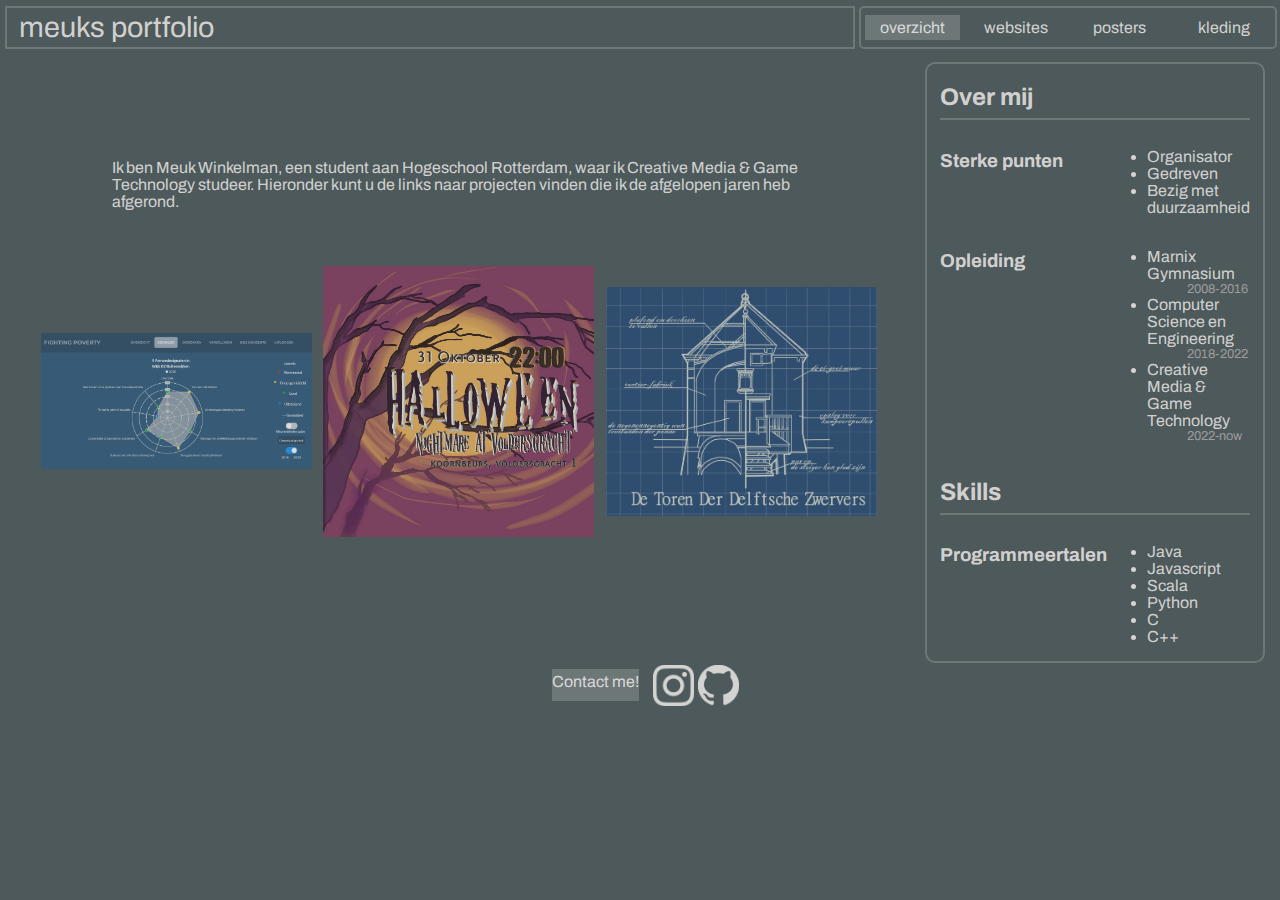
<file: index.html>
<!DOCTYPE html>
<html lang="en">

<head>
    <meta charset="UTF-8">
    <meta http-equiv="X-UA-Compatible" content="IE=edge">
    <meta name="viewport" content="width=device-width, initial-scale=1.0">
    <link rel="stylesheet" href="./css/index.css">
    <title>Meuks Portfolio</title>
</head>

<body>
    <nav>
        <div id="title">
            meuks portfolio
        </div>
        <div id="links">
            <input type="checkbox" id="burgerInput" />
            <label for="burgerInput" id="burgerLabel"><img alt="burger icon" src="./img/hamburger button.png" /></label>
            <div id="menu">
                <div id="current"> overzicht </div>
                <a href="websites.html"> websites </a>
                <a href="posters.html"> posters </a>
                <a href="kleding.html"> kleding </a>
            </div>
        </div>
    </nav>

    <main>
        <section>
            <header>Ik ben Meuk Winkelman, een student aan Hogeschool Rotterdam, waar ik Creative Media & Game Technology studeer. Hieronder kunt u de links naar projecten vinden die ik de afgelopen jaren heb afgerond. </header>
            <div>
            <a href="websites.html">
                <div>
                    <img alt="signals" src="img/FP-signals.png">
                    <div><span>websites die ik heb gemaakt</span></div>
                </div>
            </a>
            <a href="posters.html">
                <div>
                    <img alt="posters" src="img/Halloween.jpeg">
                    <div><span>posters die ik heb gemaakt</span></div>
                </div>
            </a>
            <a href="kleding.html">
                <div>
                    <img alt="zwervers design" src="img/tower2.0 with bg.png">
                    <div><span>kleding die ik heb gemaakt</span></div>
                </div>
            </a>
        </div>
        </section>

        <aside>
            <div class="border">
                <h2>Over mij</h2>
            </div>
            <div class="border"></div>
            <div>
                <h3>Sterke punten</h3>
            </div>
            <div>
                <ul>
                    <li> Organisator </li>
                    <li> Gedreven </li>
                    <li> Bezig met duurzaamheid </li>
                </ul>
            </div>
            <div>
                <h3>Opleiding</h3>
            </div>
            <div>
                <ul>
                    <li>Marnix Gymnasium</li>
                    <ul>
                        <li class="years">2008-2016</li>
                    </ul>
                    <li>Computer Science en Engineering</li>
                    <ul>
                        <li class="years">2018-2022</li>
                    </ul>
                    <li>Creative Media &amp; Game Technology</li>
                    <ul>
                        <li class="years">2022-now</li>
                    </ul>
                </ul>
            </div>
            <div class="border">
                <h2> Skills </h2>
            </div>
            <div class="border"></div>
            <div>
                <h3> Programmeertalen </h3>
            </div>
            <div>
                <ul>
                    <li> Java </li>
                    <li> Javascript </li>
                    <li> Scala </li>
                    <li> Python </li>
                    <li> C </li>
                    <li> C++ </li>
                </ul>
            </div>
        </aside>
        </div>
    </main>

    <footer>
        <div>
            <div id="contact">
                <input type="checkbox" id="contactInput" />
                <label for="contactInput" id="contactLabel">Contact me!</label>
                <form>
                    <input type="text" id="nameInput" placeholder="naam" />
                    <label for="nameInput" id="nameLabel"></label>
                    <input type="email" id="emailInput" placeholder="email" />
                    <label for="emailInput" id="emailLabel"></label>
                    <textarea id="message" placeholder="bericht"></textarea>
                    <label for="message" id="messageLabel"></label>
                    <input type="submit" value="verstuur">
                </form>
            </div>
            <div id="contactIcons">
            <a href="https://www.instagram.com/meukwinkelman/">
                <div>
                    <img alt="instagram icon" src="img/insta.png" />
                </div>
            </a>
            <a href="https://github.com/soupremeleader/">
                <div>
                    <img alt="github icon" src="img/github.png" />
                </div>
            </a>
            </div>
        </div>
    </footer>
</body>

</html>
</file>
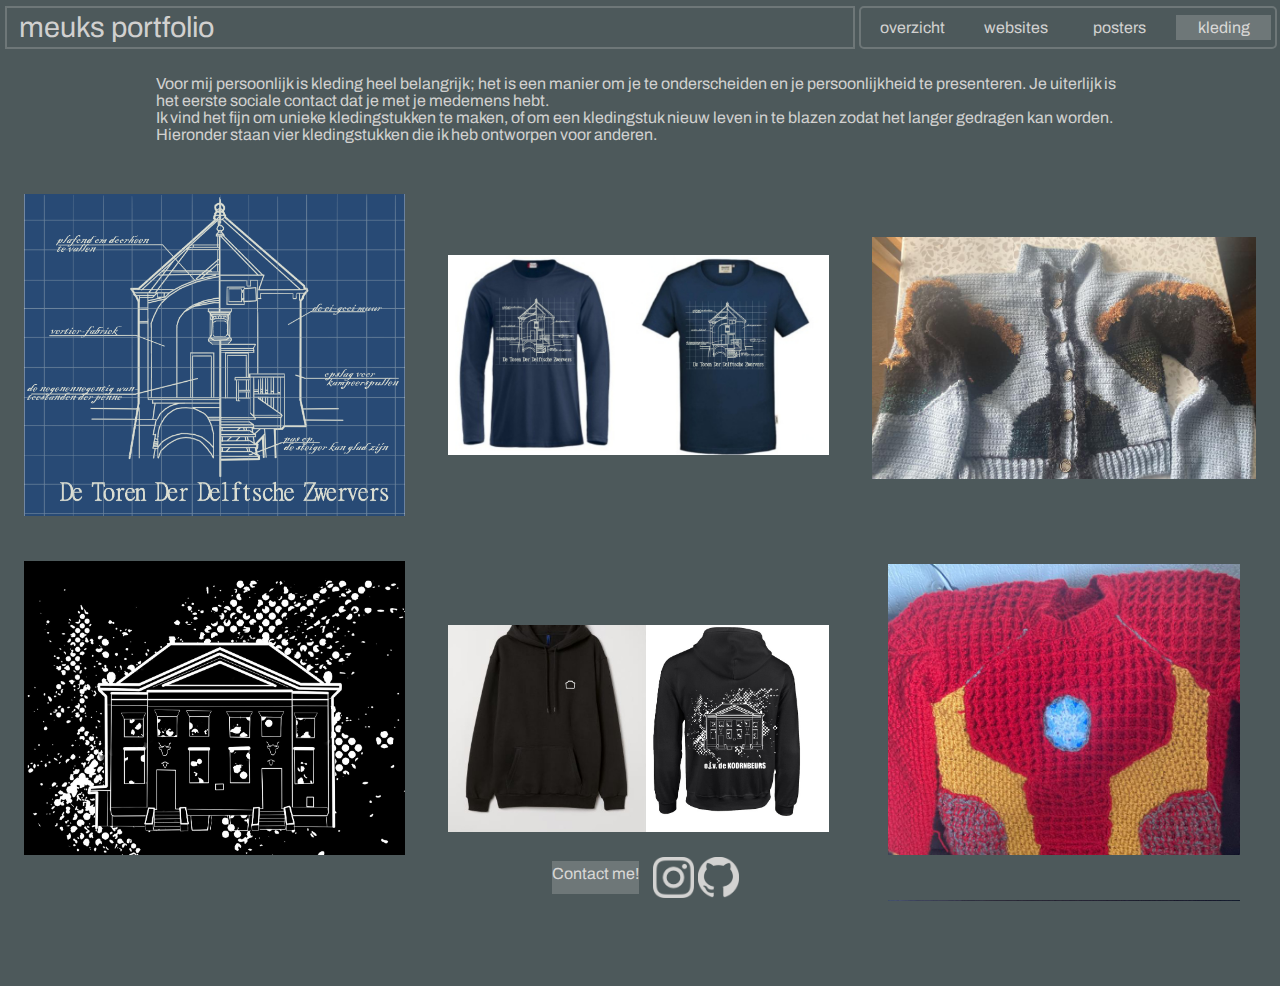
<file: kleding.html>
<!DOCTYPE html>
<html lang="en">

<head>
    <meta charset="UTF-8">
    <meta name="viewport" content="width=device-width, initial-scale=1.0">
    <link rel="stylesheet" href="css/kleding.css">
    <title>Kleding</title>
</head>

<body>
    <nav>
        <div id="title">
            meuks portfolio
        </div>
        <div id="links">
            <input type="checkbox" id="burgerInput" />
            <label for="burgerInput" id="burgerLabel"><img alt="burger icon" src="./img/hamburger button.png" /></label>
            <div id="menu">
                <a href="index.html"> overzicht </a>
                <a href="websites.html"> websites </a>
                <a href="posters.html"> posters </a>
                <div id="current"> kleding </div>
            </div>
        </div>
    </nav>

    <header>
        Voor mij persoonlijk is kleding heel belangrijk; het is een manier om je te onderscheiden en je persoonlijkheid
        te presenteren. Je uiterlijk is het eerste sociale contact dat je met je medemens hebt.
        <br /> Ik vind het fijn om unieke kledingstukken te maken, of om een kledingstuk nieuw leven in te blazen zodat
        het langer gedragen kan worden.
        <br /> Hieronder staan vier kledingstukken die ik heb ontworpen voor anderen.
    </header>

    <main>
        <div id="vereniging">
            <section id="dz">
                <div class="img-cont">
                    <div>
                        <img alt="zwervers design" src="img/tower2.0 with bg.png">
                    </div>
                    <div>
                        <img alt="zwervers shirts" src="img/dz shirts.png">
                    </div>
                </div>
                <div class="text-cont"><span>Het shirt dat ik heb ontworpen voor Delftsche Zwervers afgelopen winter.
                        Het gebouw van de Delftsche Zwervers (ook wel bekend als "De toren") is een historisch gebouw en
                        ik werd geïnspireerd door blauwdrukken en tekeningen van DaVinci. Eén van de dingen waar ik
                        nadruk op wilde leggen bij het design was hoe verschillende tradities van de Zwervers zijn
                        verbonden aan gedeeltes van het gebouw. Een vereniging bestaat uit haar leden, maar wordt ook
                        gevormd door het gebouw waar zij inzit. </span>
                </div>
            </section>
            <section id="kb">
                <div class="img-cont">
                    <div>
                        <img alt="koornbeurs design" src="img/Koornbeurs.jpeg">
                    </div>
                    <div>
                        <img alt="koornbeurs shirts" src="img/Kb shirts.jpeg">
                    </div>
                </div>
                <div class="text-cont"><span>De trui die ik voor O.J.V. Koornbeurs heb ontworpen. Koornbeursers zijn
                        hele uiteenlopende mensen en het is moeilijk om hun in één design te omvatten als er geen ander
                        thema aan een ontwerp verbonden is. De Koornbeurs heeft ook een oud en statig pand, terwijl de
                        leden juist heel creatief zijn en zich niet in hokjes laten stoppen. Ik wilde dit verbeelden
                        door de verfspetters die men door de ramen in het gebouw kan zien, maar die ook buiten de muren
                        ofwel grenzen van het gebouw te zien zijn. </span></div>
            </section>
        </div>
        <section id="crochet">
            <div class="img-cont">
                <div>
                    <img alt="discowing haakwerk" src="img/nightwing.png">
                </div>
                <div>
                    <img alt="ironman haakwerk" src="img/Iron man.png">
                </div>
            </div>
            <div class="text-cont"><span>Dit zijn twee truien die ik voor de verjaardag van vrienden heb gehaakt.
                    Beide vrienden zijn grote fans van stripboeken en hun karakters en daar zijn deze truien door
                    geïnspireerd. Boven is een homage aan "Discowing" het kostuum van de oudste zoon van Batman in
                    de jaren 90. De onderste trui is geïnspireerd door Iron Man. Ik heb bij het maken van deze trui
                    mezelf uitgedaagd de textuur van Iron Mans gemechaniseerde pantser in 3D met wol te
                    weergeven.</span>
            </div>
        </section>

    </main>
    <footer>
        <div>
            <div id="contact">
                <input type="checkbox" id="contactInput" />
                <label for="contactInput" id="contactLabel">Contact me!</label>
                <form>
                    <input type="text" id="nameInput" placeholder="naam" required/>
                    <label for="nameInput" id="nameLabel"></label>
                    <input type="email" id="emailInput" placeholder="email" required/>
                    <label for="emailInput" id="emailLabel"></label>
                    <textarea id="message" placeholder="bericht" required></textarea>
                    <label for="message" id="messageLabel"></label>
                    <input type="submit" value="verstuur">
                </form>
            </div>
            <div id="contactIcons">
                <a href="https://www.instagram.com/meukwinkelman/">
                    <div>
                        <img alt="instagram icon" src="img/insta.png" />
                    </div>
                </a>
                <a href="https://github.com/soupremeleader/">
                    <div>
                        <img alt="github icon" src="img/github.png" />
                    </div>
                </a>
            </div>
        </div>
    </footer>
</body>

</html>
</file>
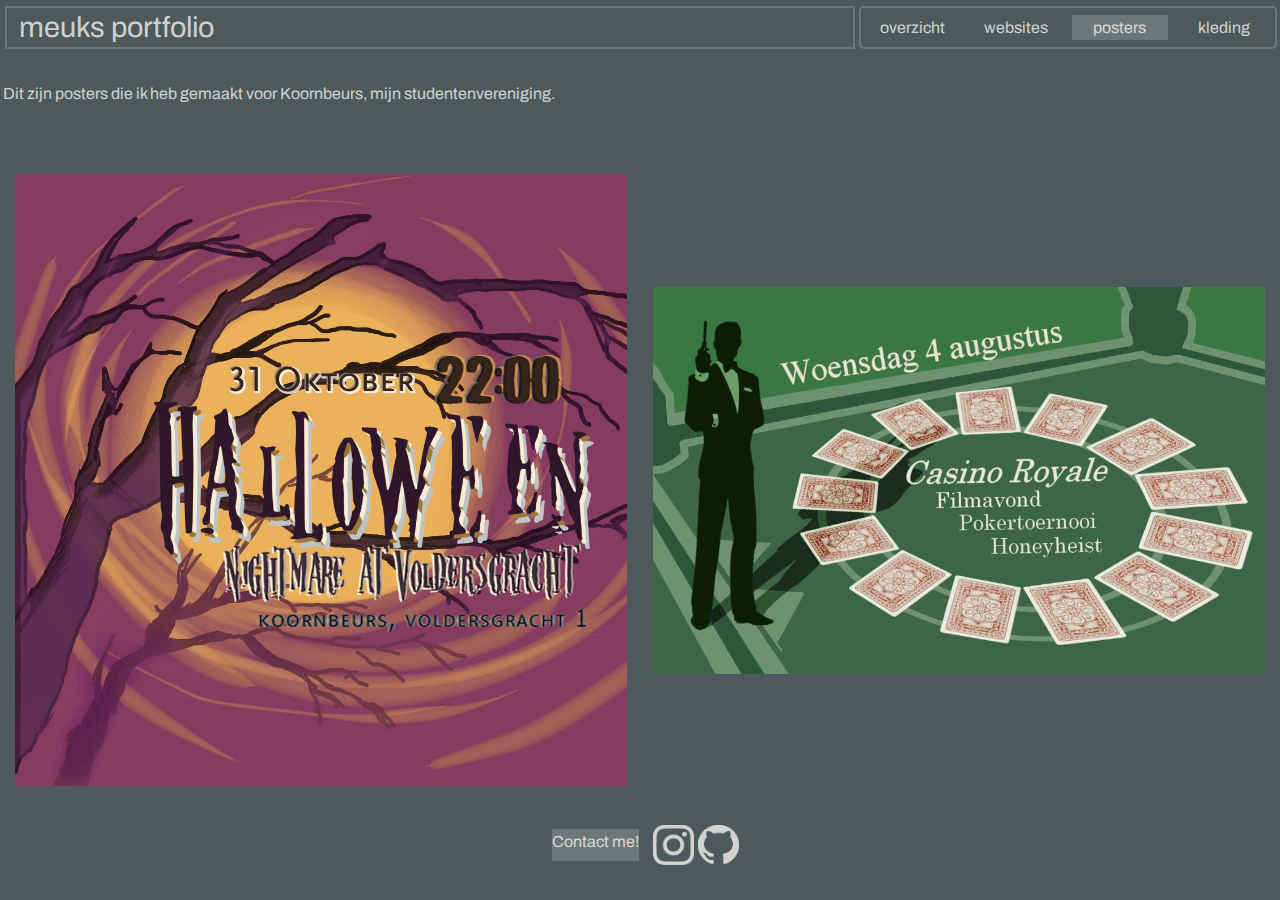
<file: posters.html>
<!DOCTYPE html>
<html lang="en">

<head>
    <meta charset="UTF-8">
    <meta http-equiv="X-UA-Compatible" content="IE=edge">
    <meta name="viewport" content="width=device-width, initial-scale=1.0">
    <link rel="stylesheet" href="css/posters.css">
    <title>Posters</title>
</head>

<body>
    <nav style="display:flex;">
        <div id="title">
            meuks portfolio
        </div>
        <div id="links">
            <input type="checkbox" id="burgerInput" />
            <label for="burgerInput" id="burgerLabel"><img alt="burger icon" src="./img/hamburger button.png" /></label>
            <div id="menu">
                <a href="index.html"> overzicht </a>
                <a href="websites.html"> websites </a>
                <div id="current"> posters </div>
                <a href="kleding.html"> kleding </a>
            </div>
        </div>
    </nav>

    <header>
        Dit zijn posters die ik heb gemaakt voor Koornbeurs, mijn studentenvereniging. 
    </header>

    <main>
        <div>
            <img src="img/Halloween.jpeg" alt="Een poster met de volgende informatie: 
    Halloween 
    31 oktober 22:00 
    Nightmare at Voldersgracht 
    Koornbeurs, Voldersgracht 1.
    Op de achtergrond staat een boom verhuld in paarse mist." />
        </div>
        <div>
            <img src="img/Casino Royale.jpeg" alt="Een poster met de volgende informatie:
    Casino Royale
    Filmavond
    Pokertoernooi
    Honeyheist
    Woensdag 4 augustus.
    De poster is een gestyleerde weergave van James bond die op een poker tafel staat.">
        </div>
    </main>
</body>

<footer>
    <div>
        <div id="contact">
            <input type="checkbox" id="contactInput" />
            <label for="contactInput" id="contactLabel">Contact me!</label>
            <form>
                <input type="text" id="nameInput" placeholder="naam" />
                <label for="nameInput" id="nameLabel"></label>
                <input type="email" id="emailInput" placeholder="email" />
                <label for="emailInput" id="emailLabel"></label>
                <textarea id="message" placeholder="bericht"></textarea>
                <label for="message" id="messageLabel"></label>
                <input type="submit" value="verstuur">
            </form>
        </div>
        <div id="contactIcons">
            <a href="https://www.instagram.com/meukwinkelman/">
                <div>
                    <img alt="instagram icon" src="img/insta.png" />
                </div>
            </a>
            <a href="https://github.com/soupremeleader/">
                <div>
                    <img alt="github icon" src="img/github.png" />
                </div>
            </a>
        </div>
    </div>
</footer>

</html>
</file>
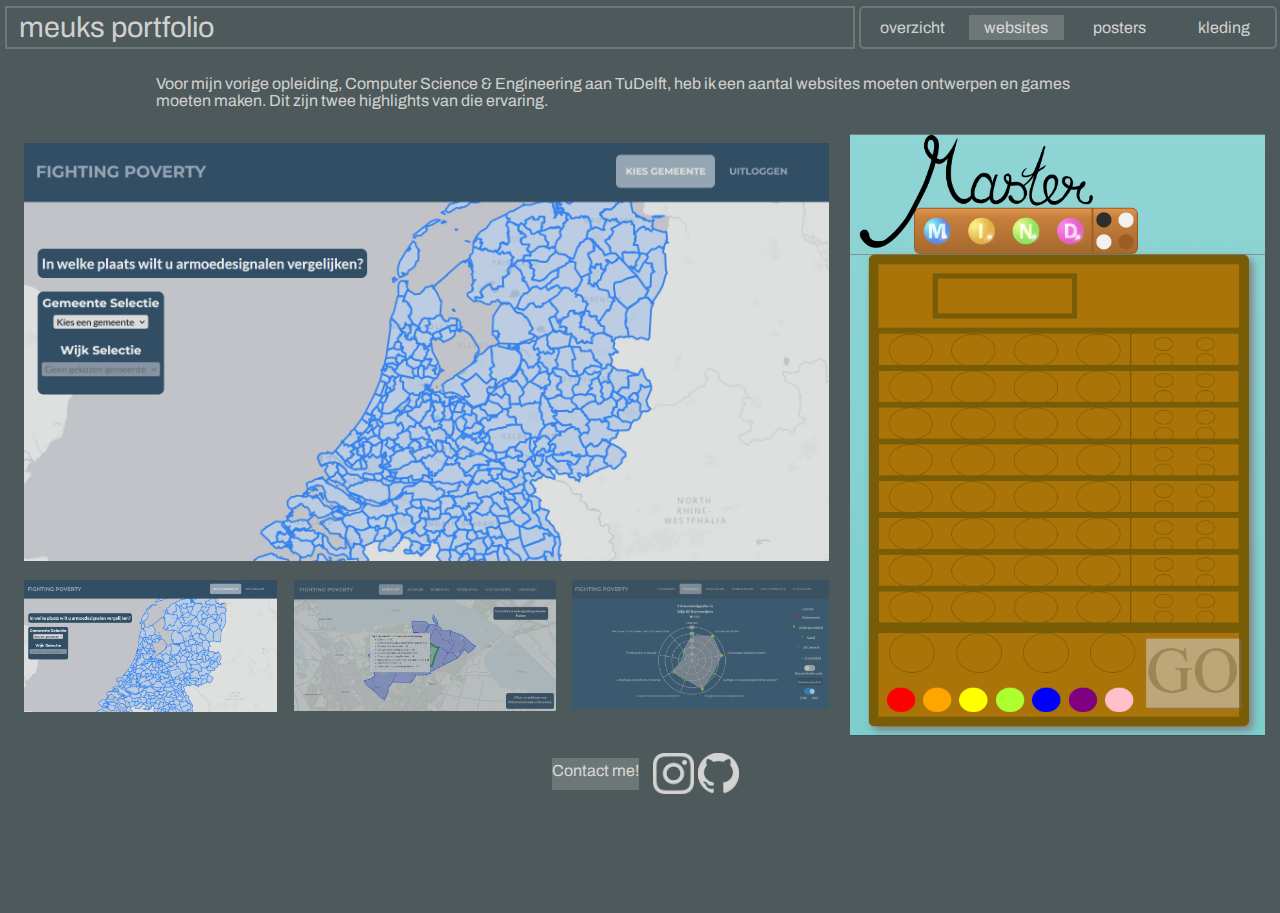
<file: websites.html>
<!DOCTYPE html>
<html lang="en">

<head>
    <meta charset="UTF-8">
    <meta http-equiv="X-UA-Compatible" content="IE=edge">
    <meta name="viewport" content="width=device-width, initial-scale=1.0">
    <link rel="stylesheet" href="./css/websites.css">
    <title>websites</title>
</head>

<body>
    <nav>
        <div id="title">
            meuks portfolio
        </div>
        <div id="links">
            <input type="checkbox" id="burgerInput" />
            <label for="burgerInput" id="burgerLabel"><img alt="burger icon" src="./img/hamburger button.png" /></label>
            <div id="menu">
                <a href="index.html"> overzicht </a>
                <div id="current"> websites </div>
                <a href="posters.html"> posters </a>
                <a href="kleding.html"> kleding </a>
            </div>
        </div>
    </nav>

    <header>
        Voor mijn vorige opleiding, Computer Science & Engineering aan TuDelft, heb ik een aantal websites moeten
        ontwerpen en games moeten maken. Dit zijn twee highlights van die ervaring.
    </header>
    <main>
        <section>
            <h2>fighting poverty</h2>
            <div>
                <div class="img-cont">
                    <img class="slide" src="img/FP-kies gemeente.png">
                    <img class="slide" src="img/FP-overzicht.png" style="display: none">
                    <img class="slide" src="img/FP-signals.png" style="display: none">
                </div>
                <div class="text-cont"><span>Deze website heb ik samen met een team ontworpen om armoede te bestrijden
                        in Nederland. Uit
                        onderzoek blijkt dat er negen signalen zijn die aangeven dat mensen in armoede leven. Door deze
                        signalen in kaart te brengen kunnen maatschappelijk werkers eerder mensen helpen en toekomstige
                        problemen voorkomen.
                        <br />
                        In een later stadium kan dit project niet alleen berekenen hoe groot het slagingspercentage is
                        van
                        technieken die armoede bestrijden, maar daarnaast ook met AI problematische wijken van te voren
                        detecteren. Dat laatste zou betekenen dat er hulp aangeboden kan worden aan mensen voordat zij
                        uberhaupt in armoede leven. </span></div>
            </div>
            <div>
                <div>
                    <img class="preview" src="img/FP-kies gemeente.png" onclick="current(0)" style="opacity: .9">
                </div>
                <div>
                    <img class="preview" src="img/FP-overzicht.png" onclick="current(1)">
                </div>
                <div>
                    <img class="preview" src="img/FP-signals.png" onclick="current(2)">
                </div>
            </div>
            <div id="mobile-text"><span>Deze website heb ik samen met een team ontworpen om armoede te bestrijden
                    in Nederland. Uit
                    onderzoek blijkt dat er negen signalen zijn die aangeven dat mensen in armoede leven. Door deze
                    signalen in kaart te brengen kunnen maatschappelijk werkers eerder mensen helpen en toekomstige
                    problemen voorkomen.
                    <br />
                    In een later stadium kan dit project niet alleen berekenen hoe groot het slagingspercentage is
                    van
                    technieken die armoede bestrijden, maar daarnaast ook met AI problematische wijken van te voren
                    detecteren. Dat laatste zou betekenen dat er hulp aangeboden kan worden aan mensen voordat zij
                    uberhaupt in armoede leven. </span></div>
        </section>
        <aside>
            <h2>mastermind</h2>
            <div>
                <div class="img-cont">
                    <img alt="mastermind" src="img/Mastermind.png">
                </div>
                <div class="text-cont"><span>Voor mijn vorige opleiding heb ik een Mastermind game in javascript
                        opgezet. Dit moest een multiplayer game zijn waar je een code kon toesturen naar vrienden om het
                        spel samen te kunnen spelen.</span></div>
            </div>
        </aside>
    </main>
</body>

<footer>
    <div>
        <div id="contact">
            <input type="checkbox" id="contactInput" />
            <label for="contactInput" id="contactLabel">Contact me!</label>
            <form>
                <input type="text" id="nameInput" placeholder="naam" />
                <label for="nameInput" id="nameLabel"></label>
                <input type="email" id="emailInput" placeholder="email" />
                <label for="emailInput" id="emailLabel"></label>
                <textarea id="message" placeholder="bericht"></textarea>
                <label for="message" id="messageLabel"></label>
                <input type="submit" value="verstuur">
            </form>
        </div>
        <div id="contactIcons">
        <a href="https://www.instagram.com/meukwinkelman/">
            <div>
                <img alt="instagram icon" src="img/insta.png" />
            </div>
        </a>
        <a href="https://github.com/soupremeleader/">
            <div>
                <img alt="github icon" src="img/github.png" />
            </div>
        </a>
        </div>
    </div>
</footer>

<script>
    function current(n) {
        showDiv(slideIndex = n);
    }

    function showDiv(n) {
        let slides = document.getElementsByClassName("slide");
        let previews = document.getElementsByClassName("preview");

        if (n > slides.length) { slideIndex = 0 };
        if (n < 1) { slideIndex = slides.length - 1 };

        for (let i = 0; i < slides.length; i++) {
            if (i === n) {
                slides[i].style.display = "block";
                previews[i].style.opacity = "0.9";
            } else {
                slides[i].style.display = "none";
                previews[i].style.opacity = "0.6";
            }
        }
    }
</script>
</file>
<file: css/index.css>
@import url("https://fonts.googleapis.com/css2?family=Archivo:wght@200&display=swap");
body {
  margin: 0;
  padding: 0.5% 0.2% 0.5% 0.2%;
  background-color: rgb(77, 89, 91);
  color: rgba(246, 242, 240, 0.8);
  font-family: Archivo;
  cursor: default;
}

nav {
  display: flex;
  position: -webkit-sticky;
  position: sticky;
  top: 0px;
  background-color: rgb(77, 89, 91);
}
@media (min-width: 300px) and (max-width: 900px) {
  nav {
    border: 2px solid rgba(246, 242, 240, 0.2);
    border-radius: 5px;
  }
  nav #title {
    font-size: 1.8em;
    width: 90%;
  }
}
@media (min-width: 900px) {
  nav #title {
    flex: 2;
    margin: 0 4px 0 2px;
    padding: 4px 4px 4px 1%;
    border: 2px solid rgba(246, 242, 240, 0.2);
    font-size: 1.8em;
  }
}

@media (min-width: 900px) {
  #links {
    display: flex;
    flex: 1;
    border: 2px solid rgba(246, 242, 240, 0.2);
    border-radius: 5px;
  }
}

#burgerInput {
  display: none;
}

#burgerLabel {
  display: none;
}
@media (min-width: 300px) and (max-width: 900px) {
  #burgerLabel {
    display: flex;
    justify-content: flex-end;
    margin: 1%;
    cursor: pointer;
  }
  #burgerLabel > img {
    width: 20%;
  }
}

@media (min-width: 300px) and (max-width: 900px) {
  #menu {
    position: absolute;
    opacity: 0;
    display: flex;
    flex-direction: column;
    margin: 2%;
  }
}
@media (min-width: 900px) {
  #menu {
    display: flex;
    flex: 1;
    align-items: center;
  }
}

@media (min-width: 300px) and (max-width: 900px) {
  #burgerInput:checked ~ #menu {
    position: static;
    opacity: 1;
    transition: opacity 0.6s linear;
  }
}

@media (min-width: 300px) and (max-width: 900px) {
  #menu > a {
    max-height: 0%;
    margin: 0.5% 1% 0.5% 1%;
    padding: 4px 0 4px 0;
    transition: 0.5s ease-in-out;
    color: rgba(246, 242, 240, 0.8);
    text-decoration: none;
    align-self: flex-end;
  }
}
@media (min-width: 900px) {
  #menu > a {
    justify-content: space-evenly;
    margin: 0.5% 1% 0.5% 1%;
    padding: 4px 0 4px 0;
    flex: 1;
    text-align: center;
    transition: 0.5s ease-in-out;
    color: rgba(246, 242, 240, 0.8);
    text-decoration: none;
  }
  #menu > a:hover {
    background-color: rgba(246, 242, 240, 0.2);
  }
}

@media (min-width: 300px) and (max-width: 900px) {
  #current {
    cursor: default;
    width: 100%;
    margin: 0.5% 1% 0.5% 1%;
    padding: 4px 0 4px 0;
    text-align: right;
    transition: 0.5s ease-in-out;
    background-color: rgba(246, 242, 240, 0.2);
  }
}
@media (min-width: 900px) {
  #current {
    margin: 0.5% 1% 0.5% 1%;
    padding: 4px 0 4px 0;
    flex: 1;
    text-align: center;
    transition: 0.5s ease-in-out;
    background-color: rgba(246, 242, 240, 0.2);
  }
}

footer {
  position: -webkit-sticky;
  position: sticky;
  bottom: 0px;
  background-color: rgb(77, 89, 91);
}
footer > div {
  display: flex;
  justify-content: center;
  height: 100%;
}
footer > div #contactInput {
  display: none;
}
footer > div #contactLabel {
  cursor: pointer;
}
footer > div #contact {
  margin: 0.5% 1% 0.5% 1%;
  padding: 4px 0 4px 0;
  text-align: right;
  transition: 0.5s ease-in-out;
  background-color: rgba(246, 242, 240, 0.2);
}
footer > div #contact #emailInput:invalid {
  border: none;
  outline: 2px solid red;
}
footer > div form {
  position: absolute;
  opacity: 0;
}
footer > div #contactInput:checked ~ form {
  display: flex;
  flex-direction: column;
  position: static;
  opacity: 1;
  transition: opacity 0.6s linear;
}
footer > div #contactIcons {
  height: 5vh;
  aspect-ratio: 2/1;
  display: flex;
}
footer > div #contactIcons > a {
  flex-grow: 1;
}
footer > div #contactIcons > a > div {
  width: 90%;
  margin: 5%;
}
footer > div #contactIcons > a > div img {
  height: 100%;
  width: 100%;
  -o-object-fit: contain;
     object-fit: contain;
  opacity: 0.8;
}

main {
  display: flex;
}
@media (min-width: 300px) and (max-width: 900px) {
  main {
    flex-direction: column-reverse;
  }
}
@media (min-width: 900px) {
  main {
    flex-direction: row;
  }
}

section > header {
  margin: 0;
  padding: 12% 12% 2%;
}
section > div {
  display: flex;
}
@media (min-width: 300px) and (max-width: 900px) {
  section > div {
    margin: 3%;
  }
}
@media (min-width: 900px) {
  section > div {
    height: 57%;
    margin: 0% 3% 7% 3%;
  }
}
section > div > a {
  width: 33%;
  text-decoration: none;
  align-self: center;
}
section > div > a > div {
  height: auto;
  width: 96%;
  margin: 2%;
  padding: 2%;
  align-items: center;
  /* box-shadow: 7px 7px 3px rgba(0, 0, 0, 0.1); */
  position: relative;
  align-items: center;
  opacity: 0.8;
}
section > div > a > div > img {
  width: 100%;
  -o-object-fit: fill;
     object-fit: fill;
  left: 0px;
  top: 0px;
  z-index: -1;
}
section > div > a > div > div {
  opacity: 0;
  transition: 0.5s ease-in-out;
  color: rgba(246, 242, 240, 0.8);
  position: absolute;
  top: 0;
  bottom: 0;
  left: 0;
  right: 0;
  display: flex;
  align-items: center;
  padding: 4%;
}
section > div > a > div:hover > img {
  opacity: 0.3;
}
section > div > a > div:hover > div {
  opacity: 1;
}

aside {
  padding: 0 1%;
  border: 2px solid rgba(246, 242, 240, 0.2);
  border-radius: 10px;
  display: grid;
  grid-template-columns: auto auto;
  /* box-shadow: 7px 7px 3px rgba(0, 0, 0, 0.05); */
}
@media (min-width: 300px) and (max-width: 900px) {
  aside {
    margin: 3%;
  }
}
@media (min-width: 900px) {
  aside {
    margin: 1% 1% 0 1%;
  }
}
aside .border {
  border-bottom: 2px solid rgba(246, 242, 240, 0.2);
  height: 80%;
}

.years {
  list-style-type: none;
  color: rgb(157, 155, 155);
  padding: 0px;
  margin: 0px;
  font-size: 0.8em;
}/*# sourceMappingURL=index.css.map */
</file>
<file: css/kleding.css>
@import url("https://fonts.googleapis.com/css2?family=Archivo:wght@200&display=swap");
body {
  margin: 0;
  padding: 0.5% 0.2% 0.5% 0.2%;
  background-color: rgb(77, 89, 91);
  color: rgba(246, 242, 240, 0.8);
  font-family: Archivo;
  cursor: default;
}

nav {
  display: flex;
  position: -webkit-sticky;
  position: sticky;
  top: 0px;
  background-color: rgb(77, 89, 91);
}
@media (min-width: 300px) and (max-width: 900px) {
  nav {
    border: 2px solid rgba(246, 242, 240, 0.2);
    border-radius: 5px;
  }
  nav #title {
    font-size: 1.8em;
    width: 90%;
  }
}
@media (min-width: 900px) {
  nav #title {
    flex: 2;
    margin: 0 4px 0 2px;
    padding: 4px 4px 4px 1%;
    border: 2px solid rgba(246, 242, 240, 0.2);
    font-size: 1.8em;
  }
}

@media (min-width: 900px) {
  #links {
    display: flex;
    flex: 1;
    border: 2px solid rgba(246, 242, 240, 0.2);
    border-radius: 5px;
  }
}

#burgerInput {
  display: none;
}

#burgerLabel {
  display: none;
}
@media (min-width: 300px) and (max-width: 900px) {
  #burgerLabel {
    display: flex;
    justify-content: flex-end;
    margin: 1%;
    cursor: pointer;
  }
  #burgerLabel > img {
    width: 20%;
  }
}

@media (min-width: 300px) and (max-width: 900px) {
  #menu {
    position: absolute;
    opacity: 0;
    display: flex;
    flex-direction: column;
    margin: 2%;
  }
}
@media (min-width: 900px) {
  #menu {
    display: flex;
    flex: 1;
    align-items: center;
  }
}

@media (min-width: 300px) and (max-width: 900px) {
  #burgerInput:checked ~ #menu {
    position: static;
    opacity: 1;
    transition: opacity 0.6s linear;
  }
}

@media (min-width: 300px) and (max-width: 900px) {
  #menu > a {
    max-height: 0%;
    margin: 0.5% 1% 0.5% 1%;
    padding: 4px 0 4px 0;
    transition: 0.5s ease-in-out;
    color: rgba(246, 242, 240, 0.8);
    text-decoration: none;
    align-self: flex-end;
  }
}
@media (min-width: 900px) {
  #menu > a {
    justify-content: space-evenly;
    margin: 0.5% 1% 0.5% 1%;
    padding: 4px 0 4px 0;
    flex: 1;
    text-align: center;
    transition: 0.5s ease-in-out;
    color: rgba(246, 242, 240, 0.8);
    text-decoration: none;
  }
  #menu > a:hover {
    background-color: rgba(246, 242, 240, 0.2);
  }
}

@media (min-width: 300px) and (max-width: 900px) {
  #current {
    cursor: default;
    width: 100%;
    margin: 0.5% 1% 0.5% 1%;
    padding: 4px 0 4px 0;
    text-align: right;
    transition: 0.5s ease-in-out;
    background-color: rgba(246, 242, 240, 0.2);
  }
}
@media (min-width: 900px) {
  #current {
    margin: 0.5% 1% 0.5% 1%;
    padding: 4px 0 4px 0;
    flex: 1;
    text-align: center;
    transition: 0.5s ease-in-out;
    background-color: rgba(246, 242, 240, 0.2);
  }
}

footer {
  position: -webkit-sticky;
  position: sticky;
  bottom: 0px;
  background-color: rgb(77, 89, 91);
}
footer > div {
  display: flex;
  justify-content: center;
  height: 100%;
}
footer > div #contactInput {
  display: none;
}
footer > div #contactLabel {
  cursor: pointer;
}
footer > div #contact {
  margin: 0.5% 1% 0.5% 1%;
  padding: 4px 0 4px 0;
  text-align: right;
  transition: 0.5s ease-in-out;
  background-color: rgba(246, 242, 240, 0.2);
}
footer > div #contact #emailInput:invalid {
  border: none;
  outline: 2px solid red;
}
footer > div form {
  position: absolute;
  opacity: 0;
}
footer > div #contactInput:checked ~ form {
  display: flex;
  flex-direction: column;
  position: static;
  opacity: 1;
  transition: opacity 0.6s linear;
}
footer > div #contactIcons {
  height: 5vh;
  aspect-ratio: 2/1;
  display: flex;
}
footer > div #contactIcons > a {
  flex-grow: 1;
}
footer > div #contactIcons > a > div {
  width: 90%;
  margin: 5%;
}
footer > div #contactIcons > a > div img {
  height: 100%;
  width: 100%;
  -o-object-fit: contain;
     object-fit: contain;
  opacity: 0.8;
}

header {
  margin: 0;
  padding: 2% 12% 2%;
  display: inline-block;
}

@media (min-width: 300px) and (max-width: 900px) {
  main {
    width: 100vw;
  }
}
@media (min-width: 900px) {
  main {
    display: flex;
  }
}
main #dz,
main #kb,
main #crochet {
  display: flex;
}
@media (min-width: 300px) and (max-width: 900px) {
  main #dz,
main #kb,
main #crochet {
    flex-direction: column;
  }
}
main #dz > div,
main #kb > div,
main #crochet > div {
  display: flex;
}
@media (min-width: 300px) and (max-width: 900px) {
  main #dz > div > div,
main #kb > div > div,
main #crochet > div > div {
    width: 50%;
  }
}
@media (min-width: 900px) {
  main #vereniging {
    width: 66.5%;
  }
  main #vereniging .img-cont > div {
    width: 50%;
  }
  main #crochet {
    width: 33.5%;
  }
  main #crochet > div {
    flex-direction: column;
  }
  main #crochet > div > div {
    height: 50%;
  }
}
main img {
  padding: 5%;
  width: 90%;
  height: 90%;
  -o-object-fit: contain;
     object-fit: contain;
}
@media (min-width: 300px) and (max-width: 900px) {
  main #dz,
main #kb {
    margin-bottom: 5%;
  }
  main #crochet {
    margin-bottom: 3%;
  }
  main .text-cont {
    background-color: rgba(246, 242, 240, 0.2);
    padding: 2%;
    margin: 0 2%;
  }
}
@media (min-width: 900px) {
  main #vereniging,
main #crochet {
    position: relative;
  }
  main .text-cont {
    opacity: 0;
  }
  main #dz:hover .img-cont,
main #kb:hover .img-cont,
main #crochet:hover .img-cont {
    opacity: 0.7;
  }
  main #dz:hover .text-cont,
main #kb:hover .text-cont,
main #crochet:hover .text-cont {
    opacity: 1;
  }
  main img {
    transition: 0.5s ease;
  }
  main #vereniging .text-cont {
    height: 40%;
    padding: 5%;
  }
  main #crochet .text-cont {
    height: 90%;
    padding: 10% 5%;
  }
  main .text-cont {
    width: 90%;
    position: absolute;
    transition: 0.5s ease;
    background-color: rgba(77, 89, 91, 0.8);
    text-shadow: 1px 1px rgba(0, 0, 0, 0.1);
  }
}/*# sourceMappingURL=kleding.css.map */
</file>
<file: css/posters.css>
@import url("https://fonts.googleapis.com/css2?family=Archivo:wght@200&display=swap");
body {
  margin: 0;
  padding: 0.5% 0.2% 0.5% 0.2%;
  background-color: rgb(77, 89, 91);
  color: rgba(246, 242, 240, 0.8);
  font-family: Archivo;
  cursor: default;
}

nav {
  display: flex;
  position: -webkit-sticky;
  position: sticky;
  top: 0px;
  background-color: rgb(77, 89, 91);
}
@media (min-width: 300px) and (max-width: 900px) {
  nav {
    border: 2px solid rgba(246, 242, 240, 0.2);
    border-radius: 5px;
  }
  nav #title {
    font-size: 1.8em;
    width: 90%;
  }
}
@media (min-width: 900px) {
  nav #title {
    flex: 2;
    margin: 0 4px 0 2px;
    padding: 4px 4px 4px 1%;
    border: 2px solid rgba(246, 242, 240, 0.2);
    font-size: 1.8em;
  }
}

@media (min-width: 900px) {
  #links {
    display: flex;
    flex: 1;
    border: 2px solid rgba(246, 242, 240, 0.2);
    border-radius: 5px;
  }
}

#burgerInput {
  display: none;
}

#burgerLabel {
  display: none;
}
@media (min-width: 300px) and (max-width: 900px) {
  #burgerLabel {
    display: flex;
    justify-content: flex-end;
    margin: 1%;
    cursor: pointer;
  }
  #burgerLabel > img {
    width: 20%;
  }
}

@media (min-width: 300px) and (max-width: 900px) {
  #menu {
    position: absolute;
    opacity: 0;
    display: flex;
    flex-direction: column;
    margin: 2%;
  }
}
@media (min-width: 900px) {
  #menu {
    display: flex;
    flex: 1;
    align-items: center;
  }
}

@media (min-width: 300px) and (max-width: 900px) {
  #burgerInput:checked ~ #menu {
    position: static;
    opacity: 1;
    transition: opacity 0.6s linear;
  }
}

@media (min-width: 300px) and (max-width: 900px) {
  #menu > a {
    max-height: 0%;
    margin: 0.5% 1% 0.5% 1%;
    padding: 4px 0 4px 0;
    transition: 0.5s ease-in-out;
    color: rgba(246, 242, 240, 0.8);
    text-decoration: none;
    align-self: flex-end;
  }
}
@media (min-width: 900px) {
  #menu > a {
    justify-content: space-evenly;
    margin: 0.5% 1% 0.5% 1%;
    padding: 4px 0 4px 0;
    flex: 1;
    text-align: center;
    transition: 0.5s ease-in-out;
    color: rgba(246, 242, 240, 0.8);
    text-decoration: none;
  }
  #menu > a:hover {
    background-color: rgba(246, 242, 240, 0.2);
  }
}

@media (min-width: 300px) and (max-width: 900px) {
  #current {
    cursor: default;
    width: 100%;
    margin: 0.5% 1% 0.5% 1%;
    padding: 4px 0 4px 0;
    text-align: right;
    transition: 0.5s ease-in-out;
    background-color: rgba(246, 242, 240, 0.2);
  }
}
@media (min-width: 900px) {
  #current {
    margin: 0.5% 1% 0.5% 1%;
    padding: 4px 0 4px 0;
    flex: 1;
    text-align: center;
    transition: 0.5s ease-in-out;
    background-color: rgba(246, 242, 240, 0.2);
  }
}

footer {
  position: -webkit-sticky;
  position: sticky;
  bottom: 0px;
  background-color: rgb(77, 89, 91);
}
footer > div {
  display: flex;
  justify-content: center;
  height: 100%;
}
footer > div #contactInput {
  display: none;
}
footer > div #contactLabel {
  cursor: pointer;
}
footer > div #contact {
  margin: 0.5% 1% 0.5% 1%;
  padding: 4px 0 4px 0;
  text-align: right;
  transition: 0.5s ease-in-out;
  background-color: rgba(246, 242, 240, 0.2);
}
footer > div #contact #emailInput:invalid {
  border: none;
  outline: 2px solid red;
}
footer > div form {
  position: absolute;
  opacity: 0;
}
footer > div #contactInput:checked ~ form {
  display: flex;
  flex-direction: column;
  position: static;
  opacity: 1;
  transition: opacity 0.6s linear;
}
footer > div #contactIcons {
  height: 5vh;
  aspect-ratio: 2/1;
  display: flex;
}
footer > div #contactIcons > a {
  flex-grow: 1;
}
footer > div #contactIcons > a > div {
  width: 90%;
  margin: 5%;
}
footer > div #contactIcons > a > div img {
  height: 100%;
  width: 100%;
  -o-object-fit: contain;
     object-fit: contain;
  opacity: 0.8;
}

header {
  margin: 4vh auto;
}

main {
  display: flex;
}
@media (min-width: 300px) and (max-width: 900px) {
  main {
    flex-direction: column;
  }
}
main div {
  display: flex;
}
@media (min-width: 300px) and (max-width: 900px) {
  main div {
    width: 90%;
    height: 40%;
    margin: 5% auto;
  }
}
@media (min-width: 900px) {
  main div {
    width: 48%;
    height: 70vh;
    padding: auto 1%;
    margin: 3vh auto;
  }
}
main div img {
  -o-object-fit: contain;
     object-fit: contain;
  width: 100%;
}/*# sourceMappingURL=posters.css.map */
</file>
<file: css/websites.css>
@import url("https://fonts.googleapis.com/css2?family=Archivo:wght@200&display=swap");
body {
  margin: 0;
  padding: 0.5% 0.2% 0.5% 0.2%;
  background-color: rgb(77, 89, 91);
  color: rgba(246, 242, 240, 0.8);
  font-family: Archivo;
  cursor: default;
}

nav {
  display: flex;
  position: -webkit-sticky;
  position: sticky;
  top: 0px;
  background-color: rgb(77, 89, 91);
}
@media (min-width: 300px) and (max-width: 900px) {
  nav {
    border: 2px solid rgba(246, 242, 240, 0.2);
    border-radius: 5px;
  }
  nav #title {
    font-size: 1.8em;
    width: 90%;
  }
}
@media (min-width: 900px) {
  nav #title {
    flex: 2;
    margin: 0 4px 0 2px;
    padding: 4px 4px 4px 1%;
    border: 2px solid rgba(246, 242, 240, 0.2);
    font-size: 1.8em;
  }
}

@media (min-width: 900px) {
  #links {
    display: flex;
    flex: 1;
    border: 2px solid rgba(246, 242, 240, 0.2);
    border-radius: 5px;
  }
}

#burgerInput {
  display: none;
}

#burgerLabel {
  display: none;
}
@media (min-width: 300px) and (max-width: 900px) {
  #burgerLabel {
    display: flex;
    justify-content: flex-end;
    margin: 1%;
    cursor: pointer;
  }
  #burgerLabel > img {
    width: 20%;
  }
}

@media (min-width: 300px) and (max-width: 900px) {
  #menu {
    position: absolute;
    opacity: 0;
    display: flex;
    flex-direction: column;
    margin: 2%;
  }
}
@media (min-width: 900px) {
  #menu {
    display: flex;
    flex: 1;
    align-items: center;
  }
}

@media (min-width: 300px) and (max-width: 900px) {
  #burgerInput:checked ~ #menu {
    position: static;
    opacity: 1;
    transition: opacity 0.6s linear;
  }
}

@media (min-width: 300px) and (max-width: 900px) {
  #menu > a {
    max-height: 0%;
    margin: 0.5% 1% 0.5% 1%;
    padding: 4px 0 4px 0;
    transition: 0.5s ease-in-out;
    color: rgba(246, 242, 240, 0.8);
    text-decoration: none;
    align-self: flex-end;
  }
}
@media (min-width: 900px) {
  #menu > a {
    justify-content: space-evenly;
    margin: 0.5% 1% 0.5% 1%;
    padding: 4px 0 4px 0;
    flex: 1;
    text-align: center;
    transition: 0.5s ease-in-out;
    color: rgba(246, 242, 240, 0.8);
    text-decoration: none;
  }
  #menu > a:hover {
    background-color: rgba(246, 242, 240, 0.2);
  }
}

@media (min-width: 300px) and (max-width: 900px) {
  #current {
    cursor: default;
    width: 100%;
    margin: 0.5% 1% 0.5% 1%;
    padding: 4px 0 4px 0;
    text-align: right;
    transition: 0.5s ease-in-out;
    background-color: rgba(246, 242, 240, 0.2);
  }
}
@media (min-width: 900px) {
  #current {
    margin: 0.5% 1% 0.5% 1%;
    padding: 4px 0 4px 0;
    flex: 1;
    text-align: center;
    transition: 0.5s ease-in-out;
    background-color: rgba(246, 242, 240, 0.2);
  }
}

footer {
  position: -webkit-sticky;
  position: sticky;
  bottom: 0px;
  background-color: rgb(77, 89, 91);
}
footer > div {
  display: flex;
  justify-content: center;
  height: 100%;
}
footer > div #contactInput {
  display: none;
}
footer > div #contactLabel {
  cursor: pointer;
}
footer > div #contact {
  margin: 0.5% 1% 0.5% 1%;
  padding: 4px 0 4px 0;
  text-align: right;
  transition: 0.5s ease-in-out;
  background-color: rgba(246, 242, 240, 0.2);
}
footer > div #contact #emailInput:invalid {
  border: none;
  outline: 2px solid red;
}
footer > div form {
  position: absolute;
  opacity: 0;
}
footer > div #contactInput:checked ~ form {
  display: flex;
  flex-direction: column;
  position: static;
  opacity: 1;
  transition: opacity 0.6s linear;
}
footer > div #contactIcons {
  height: 5vh;
  aspect-ratio: 2/1;
  display: flex;
}
footer > div #contactIcons > a {
  flex-grow: 1;
}
footer > div #contactIcons > a > div {
  width: 90%;
  margin: 5%;
}
footer > div #contactIcons > a > div img {
  height: 100%;
  width: 100%;
  -o-object-fit: contain;
     object-fit: contain;
  opacity: 0.8;
}

body {
  height: 100vh;
}

header {
  margin: 0;
  padding: 2% 12% 2%;
}

main {
  display: flex;
}
@media (min-width: 300px) and (max-width: 900px) {
  main {
    flex-direction: column;
  }
}
main section {
  display: flex;
  flex-direction: column;
  margin: 0;
  padding: 0 0.5% 1% 1%;
}
@media (min-width: 300px) and (max-width: 900px) {
  main section {
    width: 98%;
  }
}
@media (min-width: 900px) {
  main section {
    width: 66.5%;
  }
}
main section > div {
  display: flex;
}
main section > div .slide {
  opacity: 0.9;
  transition: 0.5s ease-in-out;
}
main section > div > div {
  padding: 1%;
}
main section > div .preview {
  cursor: pointer;
  opacity: 0.6;
  transition: 0.5s ease-in-out;
}
main section > div .preview:hover {
  opacity: 0.9;
}
@media (min-width: 300px) and (max-width: 900px) {
  main section .text-cont {
    order: 1;
  }
}
main img {
  width: 100%;
  -o-object-fit: contain;
     object-fit: contain;
}
main aside {
  margin: 0;
  padding: 0% 1% 1% 0.5%;
  width: 33.5%;
}
@media (min-width: 300px) and (max-width: 900px) {
  main aside {
    width: 98%;
  }
  main aside > div {
    display: flex;
    flex-direction: column;
  }
}
main aside > img {
  opacity: 0.9;
}
main .img-cont {
  min-width: 300px;
}
@media (min-width: 300px) and (max-width: 900px) {
  main section .text-cont {
    display: none;
  }
}
@media (min-width: 900px) {
  main h2 {
    display: none;
  }
  main section,
main aside {
    position: relative;
  }
  main section .text-cont,
main aside .text-cont {
    opacity: 0;
    width: 92%;
    height: 94%;
    padding: 3%;
    position: absolute;
    transition: 0.5s ease;
    background-color: rgba(77, 89, 91, 0.8);
    text-shadow: 1px 1px rgba(0, 0, 0, 0.1);
  }
  main section > div,
main aside > div {
    display: flex;
  }
  main section > div:hover .img-cont,
main aside > div:hover .img-cont {
    opacity: 0.7;
  }
  main section > div:hover .text-cont,
main aside > div:hover .text-cont {
    opacity: 1;
  }
  main #mobile-text {
    display: none;
  }
}/*# sourceMappingURL=websites.css.map */
</file>
